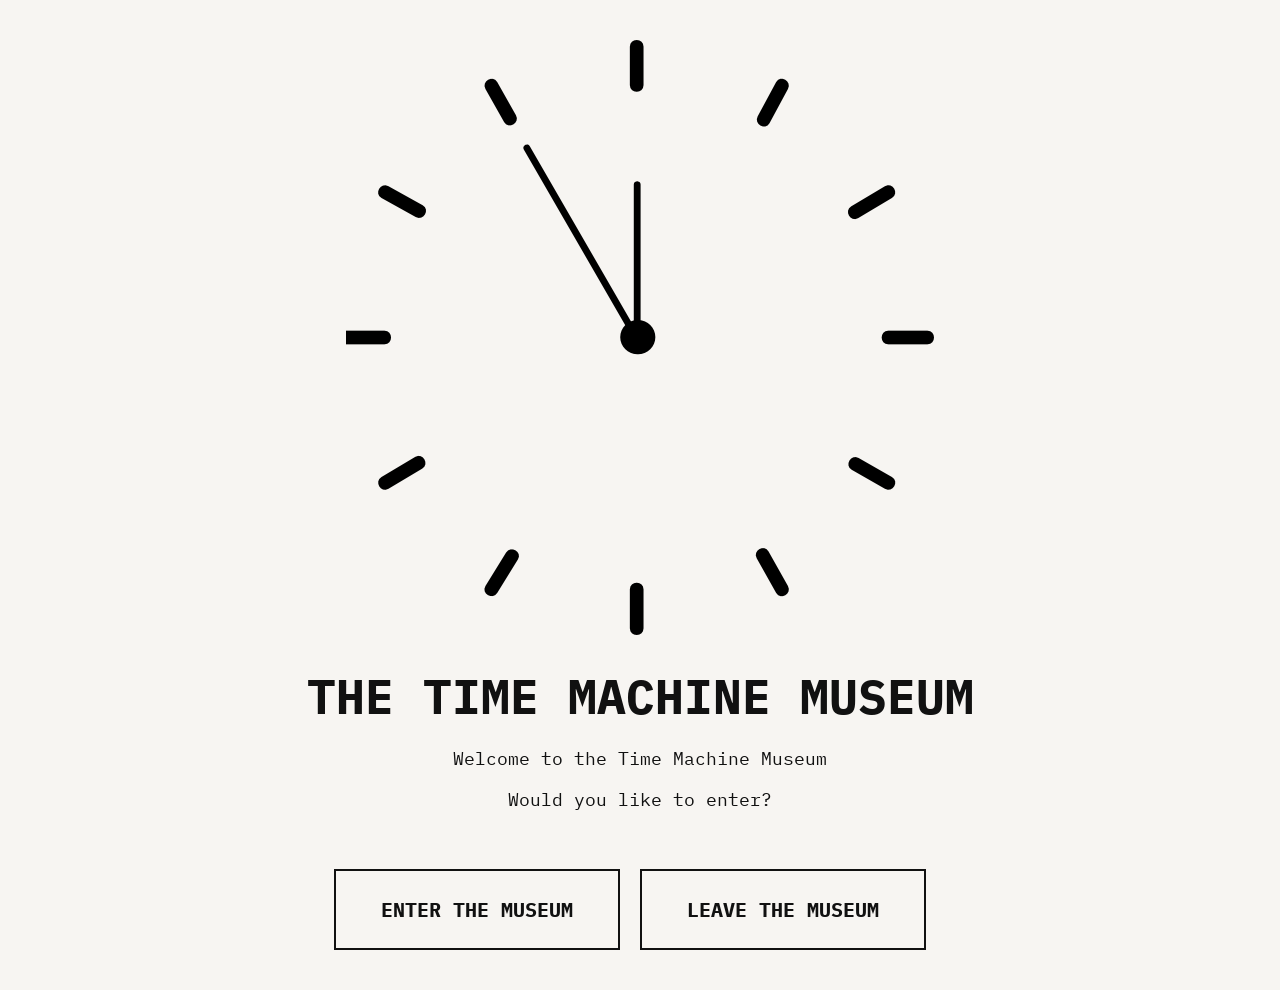
<file: index.html>
<!DOCTYPE html>
<html lang="en">

<head>
    <meta charset="UTF-8">

    <meta name="viewport" content="width=device-width, initial-scale=1.0">

    <title>Time Machine Museum</title>

    <link rel="stylesheet" href="css/style.css">
</head>

<body>
 
 <main class="entrance">

        <img
            src="images/clock.png"
            class="clock"
        >
        
        <h1>THE TIME MACHINE MUSEUM</h1>

        <p>Welcome to the Time Machine Museum</p>

        <p>Would you like to enter?</p>

        <div class="buttons">

            <a href="lobby.html">ENTER THE MUSEUM</a>

            <a href="outside.html">LEAVE THE MUSEUM</a>

        <div>

    </main>

</body>

</html>
</file>
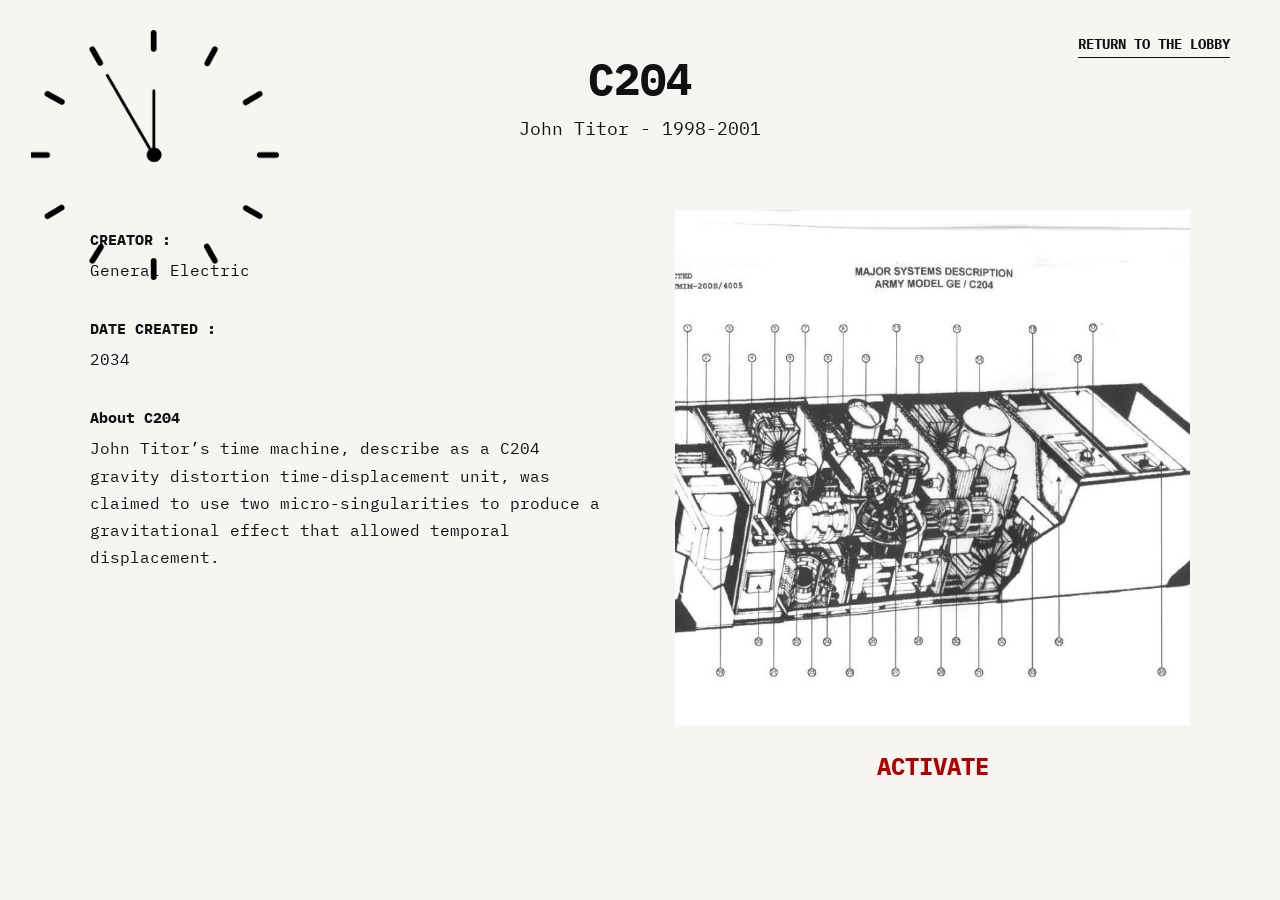
<file: c204.html>
<!DOCTYPE html>
<html lang="en">

<head>

    <meta charset="UTF-8">

    <meta name="viewport" content="width=device-width, initial-scale=1.0">

    <title>C204</title>

    <link rel="stylesheet" href="css/style.css">

</head>

<body>

    <img
        src="images/clock.png"
        class="page-clock"
    >

    <a
        href="lobby.html"
        class="return-lobby"
    >
        RETURN TO THE LOBBY
    </a>

    <header class="machine-title">

        <h1>C204</h1>

        <h2>John Titor - 1998-2001</h2>

    </header>

    <main class="machine-content">

        <section class="machine-info">

            <h3>CREATOR :</h3>

            <p>
                General Electric
            </p>


            <h3>DATE CREATED :</h3>

            <p>
                2034
            </p>


            <h3>About C204</h3>

            <p>
                   John Titor’s time machine, describe as a C204 gravity distortion time-displacement unit, was claimed to use two micro-singularities to produce a gravitational effect that allowed temporal displacement.
            </p>

        </section>

        <section>

            <img
                src="images/c204.jpeg"
                class="machine-image"
            >


            <a
                href="index.html"
                class="activate"
            >
                ACTIVATE
            </a>

        </section>


    </main>

</body>

</html>
</file>
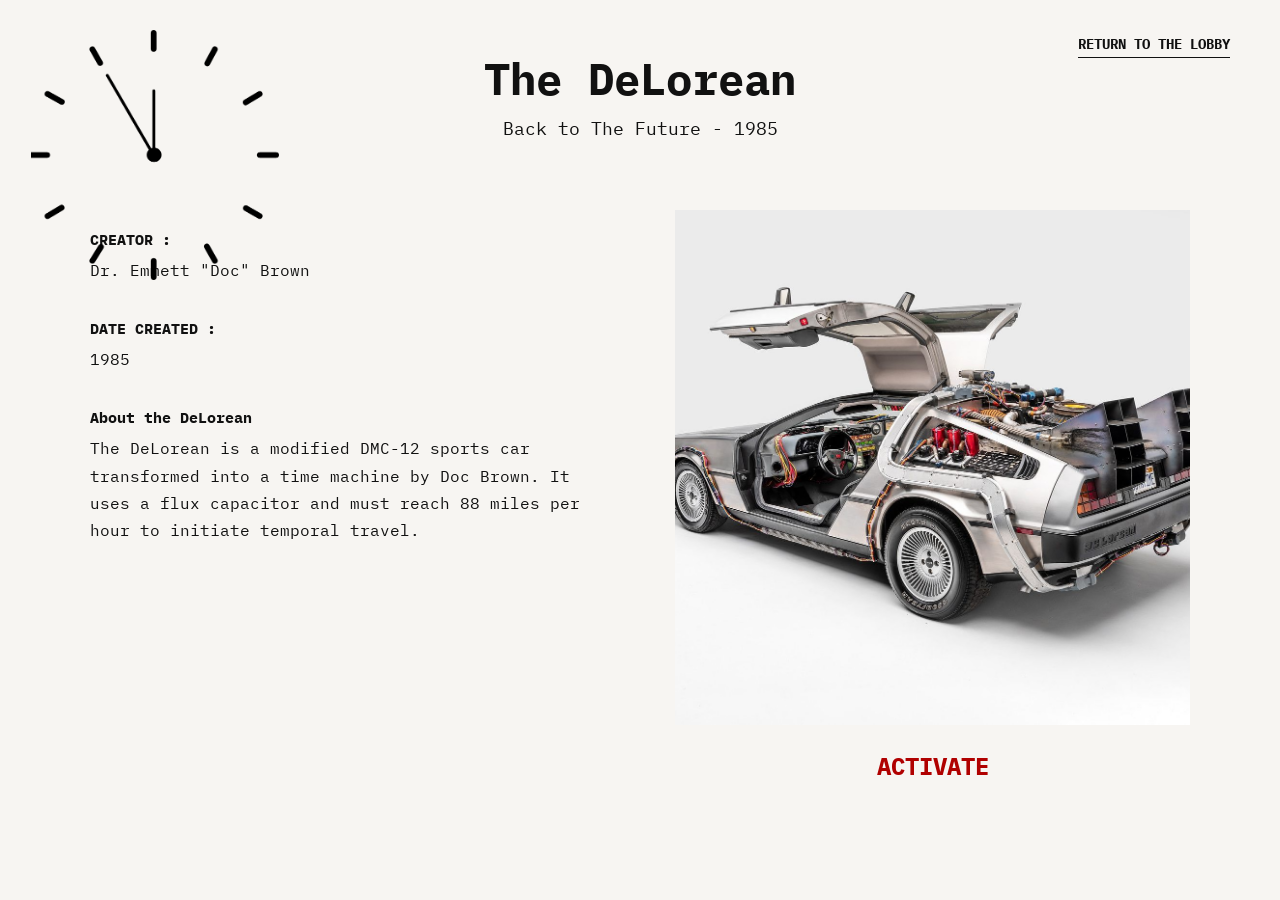
<file: delorean.html>
<!DOCTYPE html>
<html lang="en">

<head>

    <meta charset="UTF-8">

    <meta name="viewport" content="width=device-width, initial-scale=1.0">

    <title>The DeLorean</title>

    <link rel="stylesheet" href="css/style.css">

</head>

<body>

    <img
        src="images/clock.png"
        class="page-clock"
    >

    <a
        href="lobby.html"
        class="return-lobby"
    >
        RETURN TO THE LOBBY
    </a>

    <header class="machine-title">

        <h1>The DeLorean</h1>

        <h2>Back to The Future - 1985</h2>

    </header>

    <main class="machine-content">

        <section class="machine-info">

            <h3>CREATOR :</h3>

            <p>
                Dr. Emmett "Doc" Brown
            </p>


            <h3>DATE CREATED :</h3>

            <p>
                1985
            </p>


            <h3>About the DeLorean</h3>

            <p>
                   The DeLorean is a modified DMC-12 sports car transformed into a time machine by Doc Brown. It uses a flux capacitor and must reach 88 miles per hour to initiate temporal travel.
            </p>

        </section>

        <section>

            <img
                src="images/delorean.jpg"
                class="machine-image"
            >


            <a
                href="index.html"
                class="activate"
            >
                ACTIVATE
            </a>

        </section>


    </main>

</body>

</html>
</file>
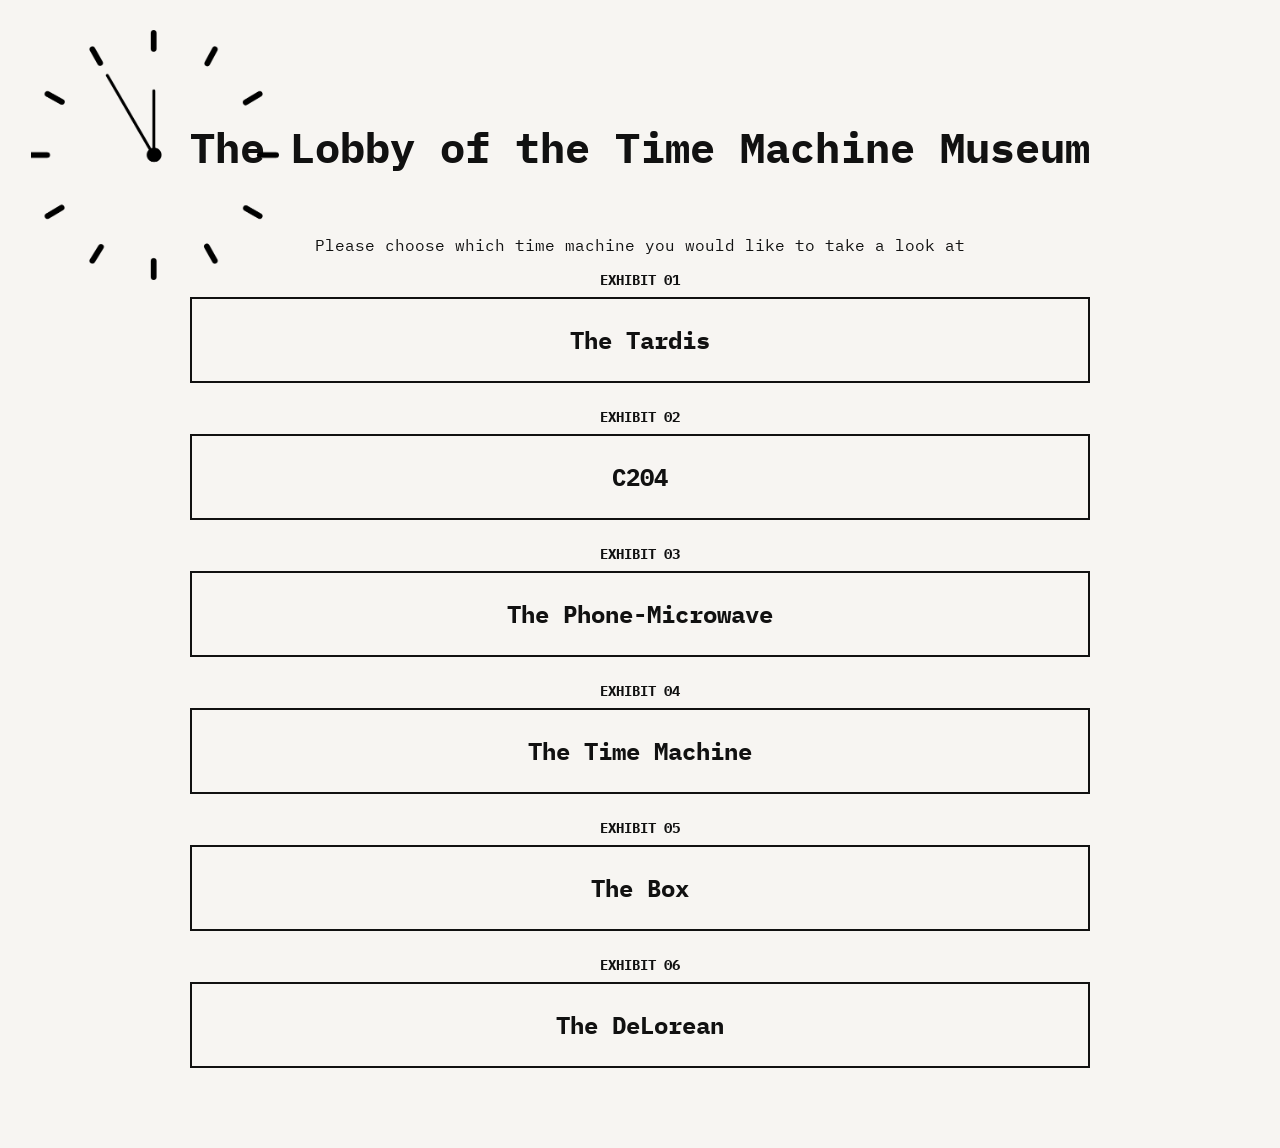
<file: lobby.html>
<!DOCTYPE html>
<html lang="en">

<head>

    <meta charset="UTF-8">

    <meta name="viewport" content="width=device-width, initial-scale=1.0">

    <title>Museum Lobby</title>

    <link rel="stylesheet" href="css/style.css">

</head>

<body>

    <img
        src="images/clock.png"
        class="page-clock"
    >

    <main class="lobby">

        <h1>The Lobby of the Time Machine Museum</h1>

        <p>Please choose which time machine you would like to take a look at</p>


   <div class="machines">

            <div>
                <p class="exhibit-number">EXHIBIT 01</p>

                <a href="tardis.html" class="machine-button">
                    The Tardis
                </a>
            </div>


            <div>
                <p class="exhibit-number">EXHIBIT 02</p>

                <a href="c204.html" class="machine-button">
                    C204
                </a>
            </div>


            <div>
                <p class="exhibit-number">EXHIBIT 03</p>

                <a href="microwave.html" class="machine-button">
                    The Phone-Microwave
                </a>
            </div>


            <div>
                <p class="exhibit-number">EXHIBIT 04</p>

                <a href="timemachine.html" class="machine-button">
                    The Time Machine
                </a>
            </div>


            <div>
                <p class="exhibit-number">EXHIBIT 05</p>

                <a href="thebox.html" class="machine-button">
                    The Box
                </a>
            </div>


            <div>
                <p class="exhibit-number">EXHIBIT 06</p>

                <a href="delorean.html" class="machine-button">
                    The DeLorean
                </a>
            </div>

        </div>

    </main>

</body>

</html>
</file>
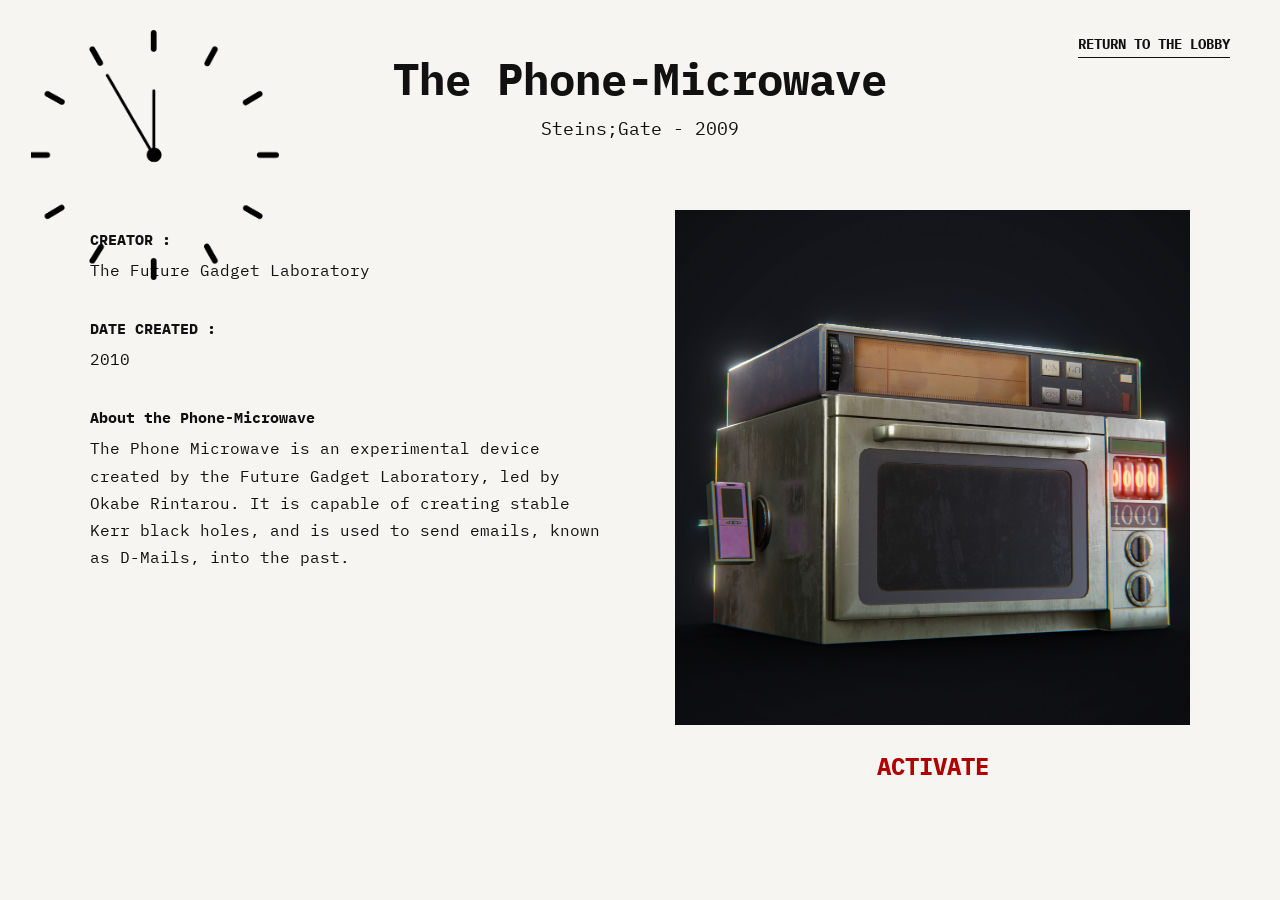
<file: microwave.html>
<!DOCTYPE html>
<html lang="en">

<head>

    <meta charset="UTF-8">

    <meta name="viewport" content="width=device-width, initial-scale=1.0">

    <title>The Phone-Microwave</title>

    <link rel="stylesheet" href="css/style.css">

</head>

<body>

    <img
        src="images/clock.png"
        class="page-clock"
    >

    <a
        href="lobby.html"
        class="return-lobby"
    >
        RETURN TO THE LOBBY
    </a>

    <header class="machine-title">

        <h1>The Phone-Microwave</h1>

        <h2>Steins;Gate - 2009</h2>

    </header>

    <main class="machine-content">

        <section class="machine-info">

            <h3>CREATOR :</h3>

            <p>
                The Future Gadget Laboratory
            </p>


            <h3>DATE CREATED :</h3>

            <p>
                2010
            </p>


            <h3>About the Phone-Microwave</h3>

            <p>
                The Phone Microwave is an experimental device created by the Future Gadget Laboratory, led by Okabe Rintarou. It is capable of creating stable Kerr black holes, and is used to send emails, known as D-Mails, into the past.
            </p>

        </section>

        <section>

            <img
                src="images/phone_microwave.jpg"
                class="machine-image"
            >


            <a
                href="index.html"
                class="activate"
            >
                ACTIVATE
            </a>

        </section>


    </main>

</body>

</html>
</file>
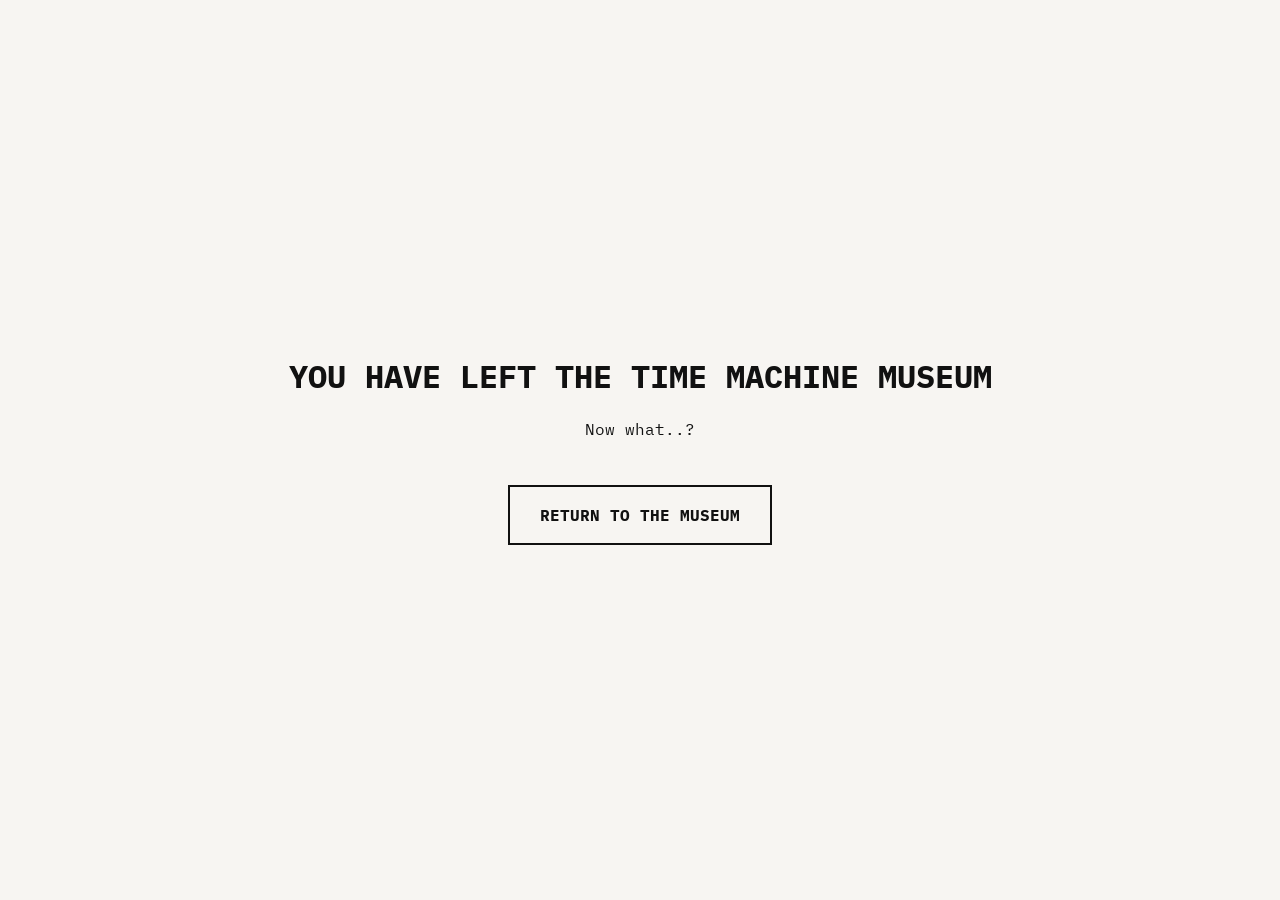
<file: outside.html>
<!DOCTYPE html>
<html lang="en">

<head>

    <meta charset="UTF-8">

    <meta name="viewport" content="width=device-width, initial-scale=1.0"> 
    
    <title>Outside the Museum</title>

    <link rel="stylesheet" href="css/style.css">

</head>

<body>
    
    <main class="outside">

        <h1>YOU HAVE LEFT THE TIME MACHINE MUSEUM</h1>

        <p>Now what..?</p>

        <a href="index.html">RETURN TO THE MUSEUM</a>

    </main>

</body>

</html>
</file>
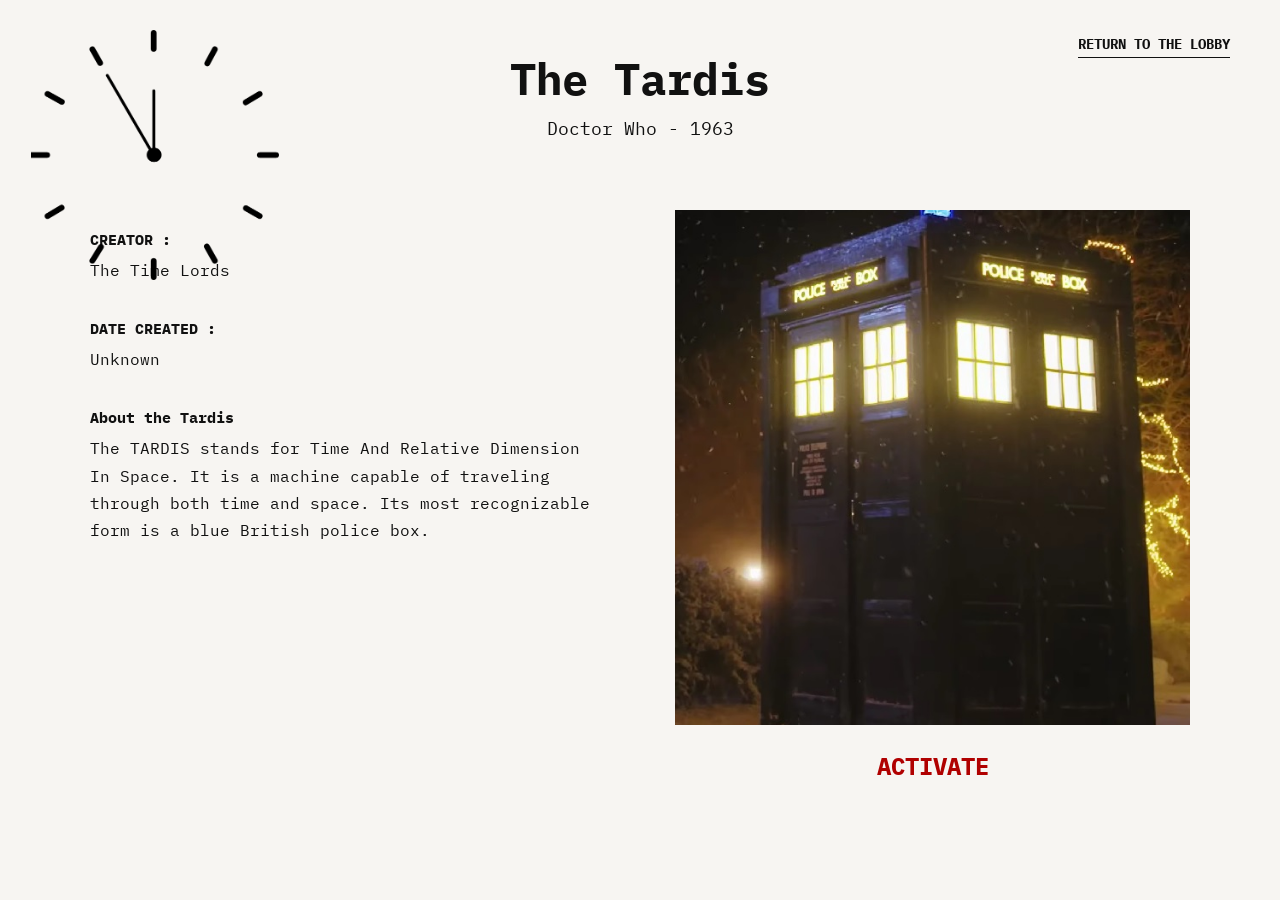
<file: tardis.html>
<!DOCTYPE html>
<html lang="en">

<head>

    <meta charset="UTF-8">

    <meta name="viewport" content="width=device-width, initial-scale=1.0">

    <title>The Tardis</title>

    <link rel="stylesheet" href="css/style.css">

</head>

<body>

    <img
        src="images/clock.png"
        class="page-clock"
    >

    <a
        href="lobby.html"
        class="return-lobby"
    >
        RETURN TO THE LOBBY
    </a>

    <header class="machine-title">

        <h1>The Tardis</h1>

        <h2>Doctor Who - 1963</h2>

    </header>

    <main class="machine-content">

        <section class="machine-info">

            <h3>CREATOR :</h3>

            <p>
                The Time Lords
            </p>


            <h3>DATE CREATED :</h3>

            <p>
                Unknown
            </p>


            <h3>About the Tardis</h3>

            <p>
                The TARDIS stands for Time And Relative Dimension In Space. It is a machine capable of traveling through both time and space. Its most recognizable form is a blue British police box.
            </p>

        </section>

        <section>

            <img
                src="images/tardis.jpg"
                class="machine-image"
            >


            <a
                href="index.html"
                class="activate"
            >
                ACTIVATE
            </a>

        </section>


    </main>

</body>

</html>
</file>
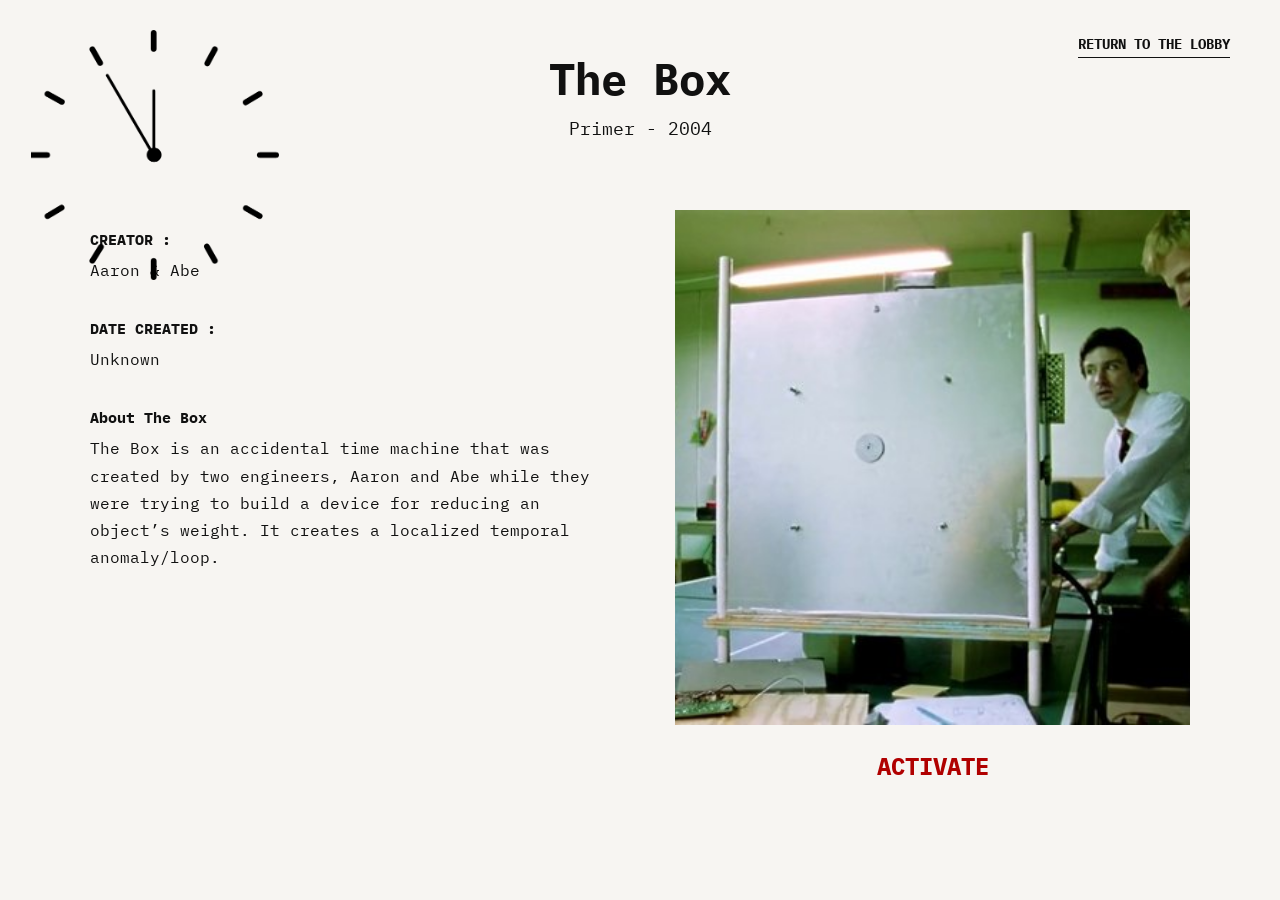
<file: thebox.html>
<!DOCTYPE html>
<html lang="en">

<head>

    <meta charset="UTF-8">

    <meta name="viewport" content="width=device-width, initial-scale=1.0">

    <title>The Box</title>

    <link rel="stylesheet" href="css/style.css">

</head>

<body>

    <img
        src="images/clock.png"
        class="page-clock"
    >

    <a
        href="lobby.html"
        class="return-lobby"
    >
        RETURN TO THE LOBBY
    </a>

    <header class="machine-title">

        <h1>The Box</h1>

        <h2>Primer - 2004</h2>

    </header>

    <main class="machine-content">

        <section class="machine-info">

            <h3>CREATOR :</h3>

            <p>
                Aaron & Abe
            </p>


            <h3>DATE CREATED :</h3>

            <p>
                Unknown
            </p>


            <h3>About The Box</h3>

            <p>
                The Box is an accidental time machine that was created by two engineers, Aaron and Abe while they were trying to build a device for reducing an object’s weight. It creates a localized temporal anomaly/loop.
            </p>

        </section>

        <section>

            <img
                src="images/thebox.jpg"
                class="machine-image"
            >


            <a
                href="index.html"
                class="activate"
            >
                ACTIVATE
            </a>

        </section>


    </main>

</body>

</html>
</file>
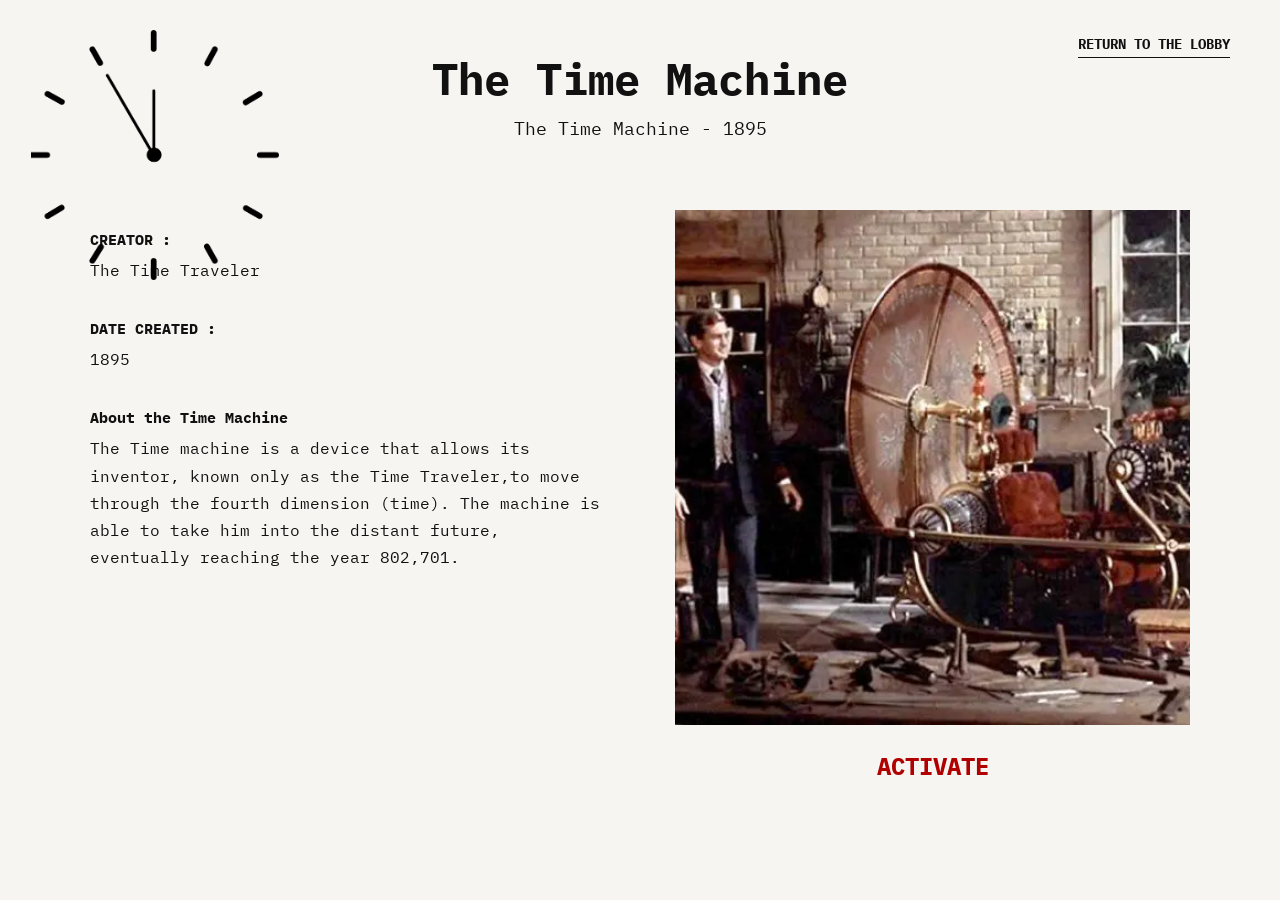
<file: timemachine.html>
<!DOCTYPE html>
<html lang="en">

<head>

    <meta charset="UTF-8">

    <meta name="viewport" content="width=device-width, initial-scale=1.0">

    <title>The Time Machine</title>

    <link rel="stylesheet" href="css/style.css">

</head>

<body>

    <img
        src="images/clock.png"
        class="page-clock"
    >

    <a
        href="lobby.html"
        class="return-lobby"
    >
        RETURN TO THE LOBBY
    </a>

    <header class="machine-title">

        <h1>The Time Machine</h1>

        <h2>The Time Machine - 1895</h2>

    </header>

    <main class="machine-content">

        <section class="machine-info">

            <h3>CREATOR :</h3>

            <p>
                The Time Traveler
            </p>


            <h3>DATE CREATED :</h3>

            <p>
                1895
            </p>


            <h3>About the Time Machine</h3>

            <p>
                The Time machine is a device that allows its inventor, known only as the Time Traveler,to move through the fourth dimension (time). The machine is able to take him into the distant future, eventually reaching the year 802,701.
            </p>

        </section>

        <section>

            <img
                src="images/thetimemachine.webp"
                class="machine-image"
            >


            <a
                href="index.html"
                class="activate"
            >
                ACTIVATE
            </a>

        </section>


    </main>

</body>

</html>
</file>
<file: css/style.css>
/*font import*/

@import url('https://fonts.googleapis.com/css2?family=IBM+Plex+Mono:wght@400;500;600;700&display=swap');


/*colors*/

:root {
    --cream: #f7f5f2;
    --black: #111111;
    --red: #b00000;
    --border: #111111;
}


/*general stuff*/

* {
    box-sizing: border-box;
}

body {
    background-color: var(--cream);
    color: var(--black);

    font-family: 'IBM Plex Mono', monospace;

    margin: 0;
    padding: 0;
}

a {
    color: var(--black);
    text-decoration: none;
}

h1,
h2,
h3,
p {
    margin-top: 0;
}


/*clock image*/

.clock {
    width: 500;
    height: 500;

    object-fit: contain;
}


/*entrance page*/

.entrance {
    min-height: 100vh;

    display: flex;
    flex-direction: column;

    align-items: center;
    justify-content: center;

    text-align: center;

    padding: 40px;
}

.entrance .clock {
    margin-bottom: 30px;
}

.entrance h1 {
    font-size: 48px;
    font-weight: 700;

    margin-bottom: 20px;
}

.entrance p {
    font-size: 18px;
}


/*entrance buttons*/

.entrance .buttons {
    display: flex;

    gap: 20px;

    margin-top: 40px;
}

.entrance .buttons a {
    border: 2px solid var(--black);

    padding: 25px 45px;

    font-size: 20px;
    font-weight: 700;
}

.entrance .buttons a:hover {
    background-color: var(--black);
    color: var(--cream);
}


/*time machine page(s) clock*/

.page-clock {
    position: absolute;

    top: 30px;
    left: 30px;

    width: 250px;
    height: 250px;

    object-fit: contain;
}


/*outside page*/

.outside {
    min-height: 100vh;

    display: flex;
    flex-direction: column;

    align-items: center;
    justify-content: center;

    text-align: center;
}

.outside h1 {
    font-weight: 700;
}

.outside a {
    margin-top: 30px;

    border: 2px solid var(--black);

    padding: 18px 30px;

    font-weight: 700;
}
.outside a:hover {
    background-color: var(--red);
    color: var(--cream);
}


/*lobby page*/

.lobby {
    min-height: 100vh;

    padding: 120px 100px 80px;

    text-align: center;
}

.lobby h1 {
    text-align: center;

    font-size: 42px;

    font-weight: 700;

    margin-bottom: 60px;
}

.machines {
    max-width: 900px;

    margin: 0 auto;

    display: flex;
    flex-direction: column;

    gap: 25px;
}


/*exhibit numbers*/

.exhibit-number {
    font-size: 14px;

    font-weight: 700;

    margin-bottom: 8px;
}


/*time machine buttons*/

.machine-button {
    display: block;

    border: 2px solid var(--black);

    padding: 25px;

    font-size: 24px;

    font-weight: 700;
}

.machine-button:hover {
    background-color: var(--black);
    color: var(--cream);
}


/*time machine pages*/

.machine-page {
    min-height: 100vh;

    padding: 40px 70px;
}


/*return to lobby button*/

.return-lobby {
    position: absolute;

    top: 35px;
    right: 50px;

    font-size: 14px;

    font-weight: 700;

    border-bottom: 1px solid var(--black);

    padding-bottom: 4px;
}


/*time machine title*/

.machine-title {
    text-align: center;

    padding-top: 50px;

    margin-bottom: 70px;
}

.machine-title h1 {
    font-size: 44px;

    font-weight: 700;

    margin-bottom: 10px;
}

.machine-title h2 {
    font-size: 18px;

    font-weight: 400;
}


/*time machine content*/

.machine-content {
    max-width: 1100px;

    margin: 0 auto;

    display: grid;

    grid-template-columns: 1fr 1fr;

    gap: 70px;

    align-items: start;
}


/*time machine description*/

.machine-info {
    padding-top: 20px;
}

.machine-info h3 {
    font-size: 15px;

    font-weight: 700;

    margin-bottom: 8px;
}

.machine-info p {
    font-size: 16px;

    line-height: 1.7;

    margin-bottom: 35px;
}


/*time machine image*/

.machine-image {
    width: 100%;

    aspect-ratio: 1 / 1;

    object-fit: cover;

    display: block;
}


/*time machine activation button */

.activate {
    display: block;

    margin-top: 25px;

    color: var(--red);

    font-size: 24px;

    font-weight: 700;

    text-align: center;
}

.activate:hover {
    text-decoration: underline;
}
</file>
